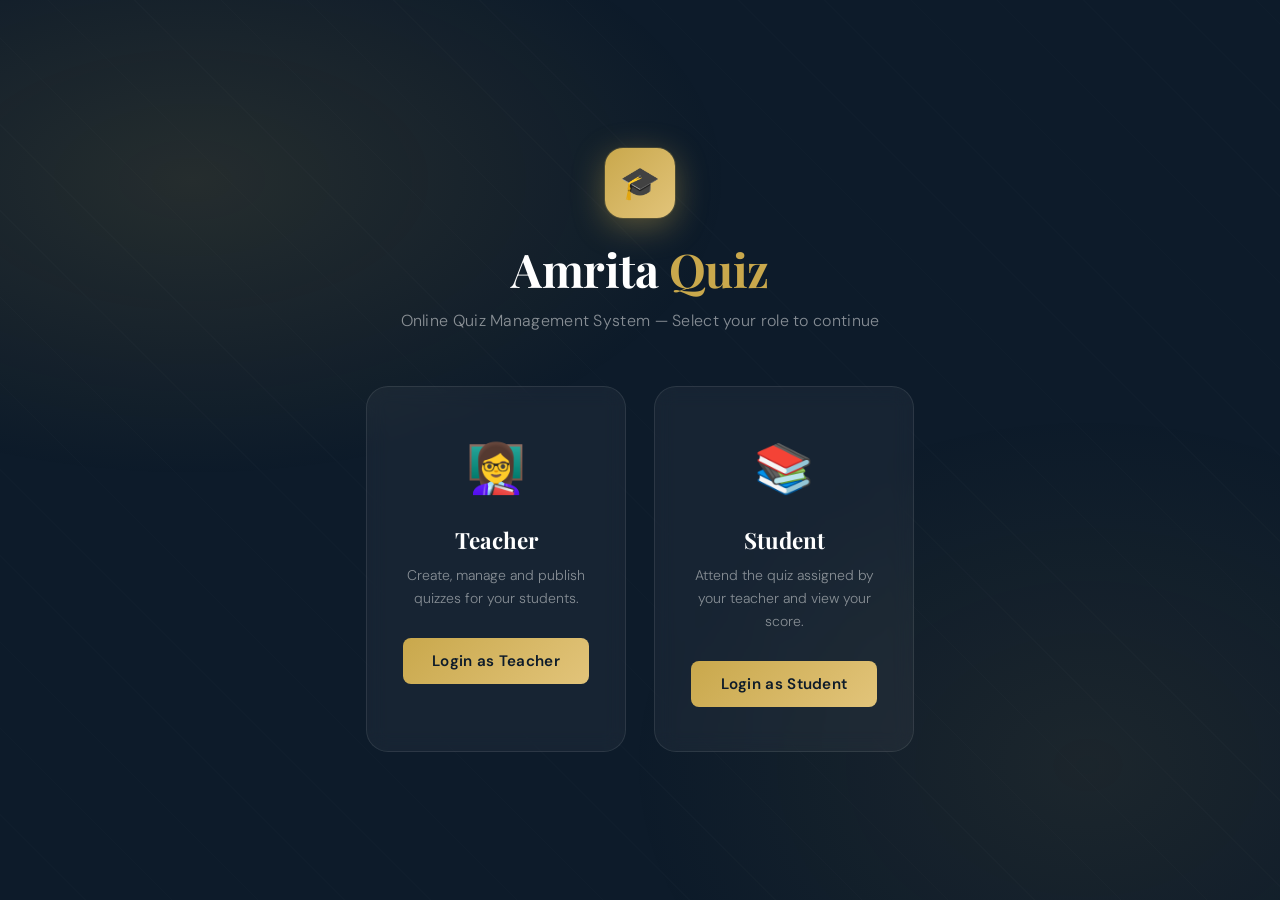
<file: quiz-system/src/main/resources/static/index.html>
<!DOCTYPE html>
<html lang="en">
<head>
    <meta charset="UTF-8">
    <meta name="viewport" content="width=device-width, initial-scale=1.0">
    <title>Amrita Quiz — Welcome</title>
    <link rel="stylesheet" href="css/codestyle.css">
</head>
<body>

<div class="role-container">

    <!-- Brand Header -->
    <div class="role-brand">
        <div class="brand-logo">🎓</div>
        <h1>Amrita <span>Quiz</span></h1>
        <p>Online Quiz Management System &mdash; Select your role to continue</p>
    </div>

    <!-- Role Cards -->
    <div class="role-cards">

        <!-- Teacher Card -->
        <div class="role-card teacher" onclick="goTo('TeacherLogin.html')">
            <span class="role-icon">👩‍🏫</span>
            <h2>Teacher</h2>
            <p>Create, manage and publish quizzes for your students.</p>
            <button class="role-btn" type="button">Login as Teacher</button>
        </div>

        <!-- Student Card -->
        <div class="role-card student" onclick="goTo('StudentLogin.html')">
            <span class="role-icon">📚</span>
            <h2>Student</h2>
            <p>Attend the quiz assigned by your teacher and view your score.</p>
            <button class="role-btn" type="button">Login as Student</button>
        </div>

    </div>

</div>

<script src="js/app.js"></script>
</body>
</html>
</file>
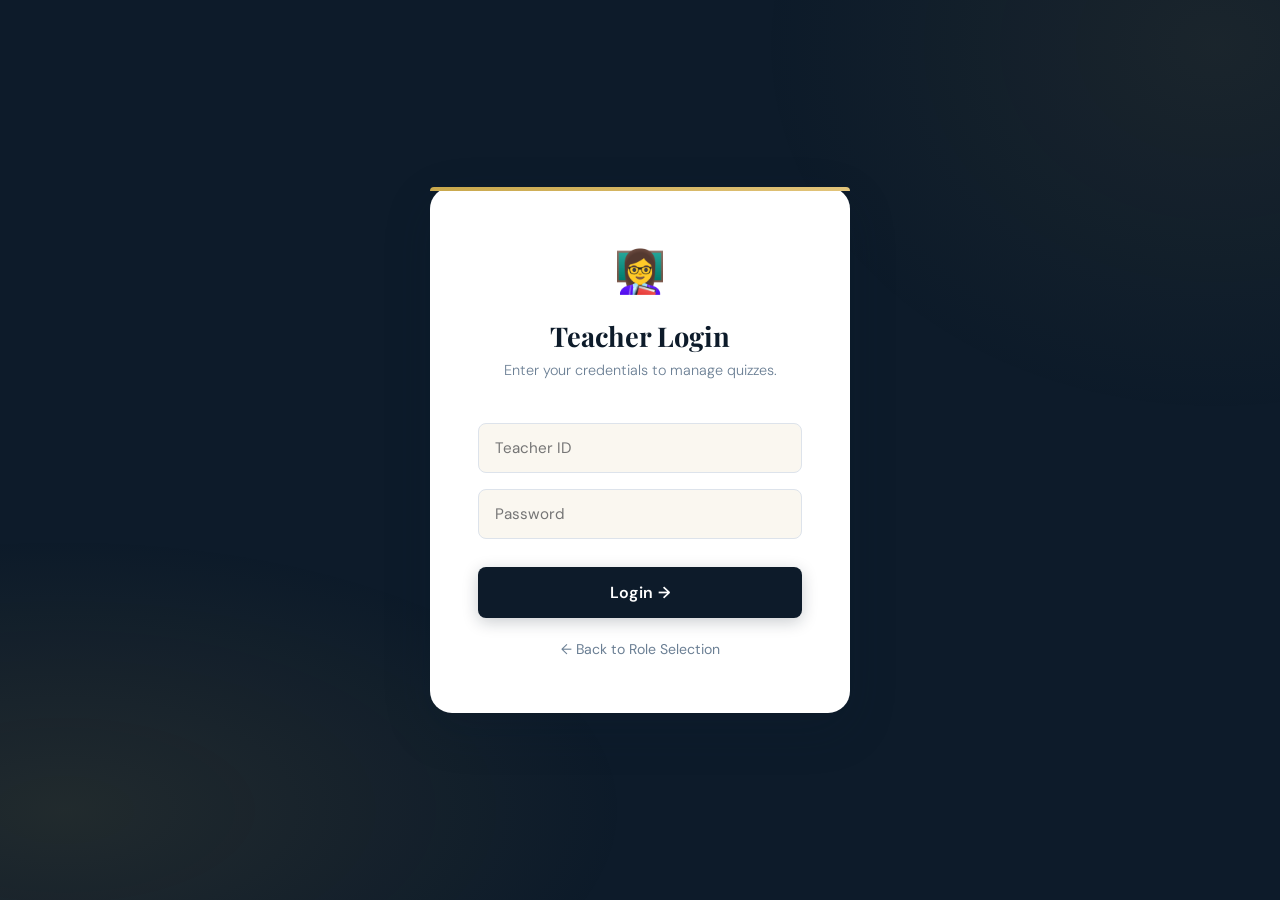
<file: quiz-system/src/main/resources/static/TeacherLogin.html>
<!DOCTYPE html>
<html lang="en">
<head>
    <meta charset="UTF-8">
    <meta name="viewport" content="width=device-width, initial-scale=1.0">
    <title>Teacher Login — Amrita Quiz</title>
    <link rel="stylesheet" href="css/codestyle.css">
</head>
<body>

<div class="auth-container teacher-bg">
    <div class="auth-box teacher-box">
        <span class="auth-icon">👩‍🏫</span>
        <h2>Teacher Login</h2>
        <p class="subtitle">Enter your credentials to manage quizzes.</p>

        <form id="teacher-login-form" onsubmit="teacherLogin(event)">
            <input type="text"
                   id="teacher-id"
                   placeholder="Teacher ID"
                   autocomplete="off"
                   required>
            <!-- Added password field to match backend requirements -->
            <input type="password"
                   id="teacher-password"
                   placeholder="Password"
                   required>

            <div class="error-msg" id="login-error" style="display:none;">
                ❌ Invalid Teacher ID or Password.
            </div>

            <button type="submit" class="btn-teacher-login">Login →</button>
        </form>

        <button class="back-link teacher-link"
                type="button"
                onclick="goTo('index.html')">
            ← Back to Role Selection
        </button>
    </div>
</div>

<script src="js/app.js"></script>
</body>
</html>
</file>
<file: quiz-system/src/main/resources/static/css/codestyle.css>
/* ============================================================
   codestyle.css  –  Amrita Quiz System
   Theme: Academic Excellence — Deep Navy + Gold + Warm Cream
   ============================================================ */

@import url('https://fonts.googleapis.com/css2?family=Playfair+Display:wght@600;700&family=DM+Sans:ital,wght@0,300;0,400;0,500;0,600;1,400&display=swap');

/* ─── CSS Variables ─── */
:root {
    --navy:        #0d1b2a;
    --navy-mid:    #1a2e44;
    --navy-light:  #253c56;
    --gold:        #c9a84c;
    --gold-light:  #e2c47a;
    --gold-pale:   #f5e9c8;
    --cream:       #faf7f0;
    --white:       #ffffff;
    --text-dark:   #0d1b2a;
    --text-mid:    #3d5168;
    --text-muted:  #6b7f94;
    --error:       #d63031;
    --error-bg:    #fff0f0;
    --success:     #00897b;
    --warn-bg:     #fffbe6;
    --warn-text:   #7d5c00;
    --border:      #dde3eb;
    --shadow-sm:   0 2px 8px rgba(13,27,42,0.07);
    --shadow-md:   0 6px 24px rgba(13,27,42,0.11);
    --shadow-lg:   0 16px 48px rgba(13,27,42,0.18);
    --radius-sm:   8px;
    --radius-md:   14px;
    --radius-lg:   22px;
    --font-head:   'Playfair Display', Georgia, serif;
    --font-body:   'DM Sans', sans-serif;
}

/* ─── Reset / Base ─── */
*, *::before, *::after { box-sizing: border-box; margin: 0; padding: 0; }

body {
    font-family: var(--font-body);
    background: var(--cream);
    color: var(--text-dark);
    min-height: 100vh;
    line-height: 1.6;
    display: block;
}

h1, h2, h3, h4 { font-family: var(--font-head); line-height: 1.25; }


/* ============================================================
   ROLE SELECTION PAGE  (QuizLogin.html)
   ============================================================ */

.role-container {
    min-height: 100vh;
    display: flex;
    flex-direction: column;
    align-items: center;
    justify-content: center;
    padding: 40px 20px;
    background: var(--navy);
    position: relative;
    overflow: hidden;
}

.role-container::before {
    content: '';
    position: fixed;
    inset: 0;
    background:
        radial-gradient(ellipse 70% 55% at 15% 20%, rgba(201,168,76,0.13) 0%, transparent 60%),
        radial-gradient(ellipse 60% 65% at 85% 85%, rgba(201,168,76,0.08) 0%, transparent 60%),
        repeating-linear-gradient(45deg, transparent, transparent 60px,
            rgba(255,255,255,0.012) 60px, rgba(255,255,255,0.012) 61px);
    pointer-events: none;
}

.role-brand {
    text-align: center;
    margin-bottom: 52px;
    position: relative;
    z-index: 1;
    animation: fadeDown 0.65s ease both;
}

.brand-logo {
    width: 70px;
    height: 70px;
    background: linear-gradient(135deg, var(--gold), var(--gold-light));
    border-radius: 18px;
    display: flex;
    align-items: center;
    justify-content: center;
    font-size: 2rem;
    margin: 0 auto 22px;
    box-shadow: 0 8px 32px rgba(201,168,76,0.4), 0 0 0 1px rgba(201,168,76,0.2);
}

.role-brand h1 {
    font-size: 2.9rem;
    font-weight: 700;
    color: var(--white);
    letter-spacing: -0.5px;
    margin-bottom: 10px;
}

.role-brand h1 span { color: var(--gold); }

.role-brand p {
    font-size: 1rem;
    color: rgba(255,255,255,0.5);
    font-weight: 300;
    letter-spacing: 0.3px;
}

.role-cards {
    display: flex;
    gap: 28px;
    flex-wrap: wrap;
    justify-content: center;
    position: relative;
    z-index: 1;
}

.role-card {
    background: rgba(255,255,255,0.045);
    backdrop-filter: blur(10px);
    border: 1px solid rgba(255,255,255,0.09);
    border-radius: var(--radius-lg);
    padding: 44px 36px;
    width: 260px;
    text-align: center;
    cursor: pointer;
    text-decoration: none;
    color: inherit;
    display: block;
    animation: fadeUp 0.65s ease both;
    transition: transform 0.28s cubic-bezier(.22,.68,0,1.2),
                box-shadow 0.28s ease,
                border-color 0.25s ease,
                background 0.25s ease;
}

.role-card:nth-child(2) { animation-delay: 0.1s; }

.role-card:hover {
    transform: translateY(-8px) scale(1.025);
    background: rgba(255,255,255,0.08);
    border-color: var(--gold);
    box-shadow: 0 24px 60px rgba(0,0,0,0.4), 0 0 0 1px var(--gold);
}

.role-card .role-icon {
    font-size: 3rem;
    margin-bottom: 18px;
    display: block;
}

.role-card h2 {
    font-size: 1.4rem;
    color: var(--white);
    margin-bottom: 10px;
}

.role-card p {
    font-size: 0.875rem;
    color: rgba(255,255,255,0.48);
    margin-bottom: 28px;
    line-height: 1.65;
    font-weight: 300;
}

.role-card .role-btn {
    display: block;
    width: 100%;
    padding: 13px 0;
    border-radius: var(--radius-sm);
    font-size: 0.95rem;
    font-weight: 600;
    font-family: var(--font-body);
    color: var(--navy);
    border: none;
    cursor: pointer;
    background: linear-gradient(135deg, var(--gold), var(--gold-light));
    letter-spacing: 0.3px;
    transition: opacity 0.2s, transform 0.15s;
    margin-top: 0;
    width: 100%;
}

.role-card .role-btn:hover { opacity: 0.88; transform: scale(0.98); }


/* ============================================================
   AUTH PAGES  (TeacherLogin.html & StudentLogin.html)
   ============================================================ */

.auth-container {
    min-height: 100vh;
    display: flex;
    justify-content: center;
    align-items: center;
    font-family: var(--font-body);
    padding: 20px;
    position: relative;
    overflow: hidden;
}

.auth-container.teacher-bg,
.auth-container.student-bg {
    background: var(--navy);
}

.auth-container::before {
    content: '';
    position: fixed;
    inset: 0;
    background:
        radial-gradient(ellipse 80% 55% at 5% 90%, rgba(201,168,76,0.11) 0%, transparent 55%),
        radial-gradient(ellipse 65% 75% at 95% 5%, rgba(201,168,76,0.07) 0%, transparent 55%);
    pointer-events: none;
}

.auth-box {
    background: var(--white);
    padding: 52px 48px;
    border-radius: var(--radius-lg);
    width: 100%;
    max-width: 420px;
    text-align: center;
    position: relative;
    z-index: 1;
    box-shadow: var(--shadow-lg);
    animation: fadeUp 0.5s ease both;
}

.auth-box::before {
    content: '';
    position: absolute;
    top: 0; left: 0; right: 0;
    height: 4px;
    border-radius: var(--radius-lg) var(--radius-lg) 0 0;
    background: linear-gradient(90deg, var(--gold), var(--gold-light));
}

.auth-icon { font-size: 2.6rem; margin-bottom: 14px; display: block; }

.auth-box h2 {
    font-size: 1.7rem;
    font-weight: 700;
    color: var(--navy);
    margin-bottom: 6px;
}

.auth-box .subtitle {
    font-size: 0.9rem;
    color: var(--text-muted);
    margin-top: 0;
    margin-bottom: 32px;
    font-weight: 300;
}

.auth-box input {
    width: 100%;
    padding: 14px 16px;
    margin: 8px 0;
    border-radius: var(--radius-sm);
    border: 1.5px solid var(--border);
    font-size: 0.95rem;
    font-family: var(--font-body);
    background: var(--cream);
    color: var(--text-dark);
    transition: border-color 0.2s, background 0.2s, box-shadow 0.2s;
}

.auth-box input:focus {
    outline: none;
    background: var(--white);
    border-color: var(--gold);
    box-shadow: 0 0 0 3px rgba(201,168,76,0.15);
}

.btn-teacher-login,
.btn-student-login {
    width: 100%;
    padding: 15px;
    margin-top: 20px;
    background: var(--navy);
    color: var(--white);
    border: none;
    border-radius: var(--radius-sm);
    font-size: 1rem;
    font-weight: 600;
    font-family: var(--font-body);
    cursor: pointer;
    letter-spacing: 0.4px;
    transition: background 0.22s, transform 0.15s, box-shadow 0.2s, color 0.22s;
    box-shadow: 0 4px 16px rgba(13,27,42,0.22);
}

.btn-teacher-login:hover,
.btn-student-login:hover {
    background: var(--gold);
    color: var(--navy);
    transform: translateY(-1px);
    box-shadow: 0 8px 24px rgba(201,168,76,0.3);
}

.btn-teacher-login:active,
.btn-student-login:active { transform: translateY(1px); }

.back-link {
    display: inline-block;
    margin-top: 22px;
    background: none;
    border: none;
    font-size: 0.88rem;
    font-family: var(--font-body);
    color: var(--text-muted);
    cursor: pointer;
    transition: color 0.2s;
    text-decoration: none;
    padding: 0;
    width: auto;
}

.back-link:hover,
.teacher-link:hover,
.student-link:hover { color: var(--gold); }

.error-msg {
    background: var(--error-bg);
    color: var(--error);
    border: 1px solid #f5c6c6;
    border-radius: var(--radius-sm);
    padding: 11px 14px;
    font-size: 0.875rem;
    margin-top: 12px;
    display: none;
    text-align: left;
}

.info-msg {
    background: var(--warn-bg);
    color: var(--warn-text);
    border: 1px solid #ffd97a;
    border-radius: var(--radius-sm);
    padding: 11px 14px;
    font-size: 0.875rem;
    margin-top: 12px;
    display: none;
    text-align: left;
}


/* ============================================================
   DASHBOARD HEADER
   ============================================================ */

.dashboard-header {
    background: linear-gradient(135deg, var(--navy) 0%, var(--navy-mid) 100%);
    color: var(--white);
    padding: 15px 28px;
    display: flex;
    align-items: center;
    justify-content: space-between;
    box-shadow: 0 2px 16px rgba(13,27,42,0.28);
    position: sticky;
    top: 0;
    z-index: 100;
    border-bottom: 1px solid rgba(201,168,76,0.25);
}

.dashboard-header h2 {
    font-size: 1.15rem;
    font-weight: 600;
    color: var(--white);
    margin: 0;
}

.header-right { display: flex; align-items: center; gap: 14px; }

.header-user-label { font-size: 0.84rem; color: rgba(255,255,255,0.65); }

.question-count-badge {
    display: inline-flex;
    align-items: center;
    background: linear-gradient(135deg, var(--gold), var(--gold-light));
    color: var(--navy);
    font-size: 0.75rem;
    font-weight: 700;
    padding: 3px 12px;
    border-radius: 20px;
    vertical-align: middle;
    margin-left: 10px;
    letter-spacing: 0.3px;
}

.btn-logout {
    padding: 7px 16px;
    margin: 0;
    width: auto;
    background: transparent;
    color: rgba(255,255,255,0.75);
    border: 1.5px solid rgba(255,255,255,0.28);
    border-radius: var(--radius-sm);
    font-size: 0.84rem;
    font-weight: 500;
    font-family: var(--font-body);
    cursor: pointer;
    transition: background 0.2s, border-color 0.2s, color 0.2s;
}

.btn-logout:hover {
    background: rgba(201,168,76,0.15);
    border-color: var(--gold);
    color: var(--gold-light);
}


/* ============================================================
   QUIZ TITLE INPUT  (Teacher.html)
   ============================================================ */

.quiz-title-section {
    margin-bottom: 28px;
}

.main-title-input {
    width: 100%;
    padding: 16px 20px;
    border-radius: var(--radius-md);
    border: 2px solid var(--border);
    font-size: 1.15rem;
    font-family: var(--font-head);
    font-weight: 600;
    background: var(--white);
    color: var(--text-dark);
    transition: border-color 0.2s, box-shadow 0.2s;
    box-shadow: var(--shadow-sm);
}

.main-title-input:focus {
    outline: none;
    border-color: var(--gold);
    box-shadow: 0 0 0 3px rgba(201,168,76,0.15);
}

.main-title-input::placeholder { color: var(--text-muted); font-weight: 400; }


/* ============================================================
   SECTION HEADER  (Student.html)
   ============================================================ */

.section-header {
    margin-bottom: 24px;
}

.section-header h3 {
    font-size: 1.4rem;
    color: var(--navy);
    margin-bottom: 6px;
}

.section-header p {
    font-size: 0.9rem;
    color: var(--text-muted);
    font-weight: 300;
}


/* ============================================================
   DASHBOARD CONTAINER & CARDS
   ============================================================ */

.dashboard-container {
    width: 86%;
    max-width: 900px;
    margin: 36px auto 60px;
}

.quiz-card {
    background: var(--white);
    padding: 28px 32px;
    margin-bottom: 20px;
    border-radius: var(--radius-md);
    box-shadow: var(--shadow-sm);
    border: 1px solid var(--border);
    animation: fadeUp 0.35s ease both;
    transition: box-shadow 0.22s, border-color 0.22s;
}

.quiz-card:hover {
    box-shadow: var(--shadow-md);
    border-color: rgba(201,168,76,0.38);
}

.card-header {
    display: flex;
    justify-content: space-between;
    align-items: center;
    margin-bottom: 20px;
    padding-bottom: 14px;
    border-bottom: 2px solid var(--cream);
    position: relative;
}

.card-header::after {
    content: '';
    position: absolute;
    bottom: -2px; left: 0;
    width: 44px; height: 2px;
    background: linear-gradient(90deg, var(--gold), var(--gold-light));
    border-radius: 2px;
}

.card-header h3 {
    font-size: 1.05rem;
    font-weight: 600;
    color: var(--navy);
    margin: 0;
}

.option-label {
    display: block;
    font-size: 0.73rem;
    font-weight: 600;
    color: var(--text-muted);
    margin-top: 14px;
    margin-bottom: 4px;
    text-transform: uppercase;
    letter-spacing: 0.06em;
    font-family: var(--font-body);
}

.correct-ans-label {
    display: block;
    font-size: 0.73rem;
    font-weight: 700;
    color: var(--success);
    margin-top: 16px;
    margin-bottom: 4px;
    text-transform: uppercase;
    letter-spacing: 0.06em;
    font-family: var(--font-body);
}

.question-row { display: flex; justify-content: space-between; gap: 24px; }
.question-left  { flex: 3; }
.question-right { flex: 1; text-align: center; }

.question-right h4 {
    font-size: 0.9rem;
    color: var(--text-mid);
    margin-bottom: 8px;
    font-family: var(--font-head);
}

.quiz-card input[type="text"],
.quiz-card input[type="number"] {
    width: 95%;
    padding: 11px 14px;
    margin: 4px 0;
    border-radius: var(--radius-sm);
    border: 1.5px solid var(--border);
    background: var(--cream);
    font-family: var(--font-body);
    font-size: 0.92rem;
    color: var(--text-dark);
    transition: border-color 0.2s, background 0.2s, box-shadow 0.2s;
}

.quiz-card input[type="text"]:focus,
.quiz-card input[type="number"]:focus {
    outline: none;
    border-color: var(--gold);
    background: var(--white);
    box-shadow: 0 0 0 3px rgba(201,168,76,0.13);
}

.question-right input {
    width: 80%;
    text-align: center;
    font-size: 1.15rem;
    font-weight: 600;
}

.btn-remove {
    width: auto;
    padding: 6px 14px;
    margin: 0;
    background: transparent;
    color: var(--error);
    border: 1.5px solid rgba(214,48,49,0.32);
    border-radius: var(--radius-sm);
    font-size: 0.8rem;
    font-weight: 600;
    font-family: var(--font-body);
    cursor: pointer;
    transition: background 0.2s, border-color 0.2s, color 0.2s, transform 0.15s;
}

.btn-remove:hover { background: var(--error); color: var(--white); border-color: var(--error); }
.btn-remove:active { transform: scale(0.97); }

.form-actions {
    display: flex;
    align-items: center;
    justify-content: space-between;
    gap: 16px;
    margin-top: 12px;
}

.btn-add-question {
    width: auto;
    padding: 12px 26px;
    margin: 0;
    background: transparent;
    color: var(--navy);
    border: 2px solid var(--navy);
    border-radius: var(--radius-sm);
    font-size: 0.95rem;
    font-weight: 600;
    font-family: var(--font-body);
    cursor: pointer;
    letter-spacing: 0.3px;
    transition: background 0.2s, color 0.2s, transform 0.15s;
}

.btn-add-question:hover { background: var(--navy); color: var(--white); transform: translateY(-1px); }
.btn-add-question:active { transform: translateY(1px); }

.btn-submit {
    background: var(--navy);
    color: var(--white);
    border: none;
    border-radius: var(--radius-sm);
    font-family: var(--font-body);
    font-size: 0.98rem;
    font-weight: 600;
    padding: 13px 32px;
    cursor: pointer;
    letter-spacing: 0.4px;
    transition: background 0.22s, transform 0.15s, box-shadow 0.2s, color 0.22s;
    box-shadow: 0 4px 14px rgba(13,27,42,0.18);
    width: auto;
    margin: 0;
}

.btn-submit:hover {
    background: var(--gold);
    color: var(--navy);
    transform: translateY(-1px);
    box-shadow: 0 8px 24px rgba(201,168,76,0.28);
}

.btn-submit:active { transform: translateY(1px); }

form#quiz-form .btn-submit {
    width: 100%;
    padding: 15px;
    margin-top: 14px;
}


/* ============================================================
   STUDENT QUIZ PAGE
   ============================================================ */

.quiz-card h3 {
    font-size: 1.05rem;
    color: var(--navy);
    margin-bottom: 18px;
    padding-bottom: 12px;
    border-bottom: 1px solid var(--border);
    position: relative;
}

.quiz-card h3::before {
    content: '';
    position: absolute;
    bottom: -1px; left: 0;
    width: 36px; height: 2px;
    background: linear-gradient(90deg, var(--gold), var(--gold-light));
}

.option-group {
    display: flex;
    align-items: center;
    gap: 12px;
    margin: 9px 0;
    padding: 12px 16px;
    border-radius: var(--radius-sm);
    border: 1.5px solid var(--border);
    background: var(--cream);
    cursor: pointer;
    transition: border-color 0.2s, background 0.2s, box-shadow 0.2s;
}

.option-group:hover {
    border-color: var(--gold);
    background: var(--gold-pale);
}

.option-group:has(input:checked) {
    border-color: var(--navy);
    background: rgba(13,27,42,0.05);
    box-shadow: 0 0 0 3px rgba(13,27,42,0.07);
}

.option-group input[type="radio"] {
    width: 18px; height: 18px;
    accent-color: var(--navy);
    flex-shrink: 0;
    margin: 0; padding: 0; border: none; box-shadow: none;
    cursor: pointer;
}

.option-group label {
    font-size: 0.94rem;
    color: var(--text-dark);
    cursor: pointer;
    flex: 1;
}

.quiz-card p b { color: var(--gold); }

.marks-badge {
    display: inline-flex;
    align-items: center;
    gap: 5px;
    margin-top: 14px;
    padding: 5px 12px;
    background: var(--gold-pale);
    border: 1px solid rgba(201,168,76,0.4);
    border-radius: 20px;
    font-size: 0.8rem;
    font-weight: 600;
    color: var(--warn-text);
}

#result-panel {
    display: none;
    text-align: center;
    padding: 60px 40px;
    background: linear-gradient(145deg, var(--navy) 0%, var(--navy-mid) 100%);
    border-radius: var(--radius-lg);
    color: var(--white);
    box-shadow: var(--shadow-lg);
    border: 1px solid rgba(201,168,76,0.25);
    animation: fadeUp 0.5s ease both;
}

#result-title {
    font-size: 1.9rem;
    margin-bottom: 12px;
    color: var(--white);
}

#result-detail {
    font-size: 1.05rem;
    color: rgba(255,255,255,0.62);
    font-weight: 300;
    margin-bottom: 36px;
}

.btn-back {
    background: var(--navy-mid);
    color: var(--white) !important;
    border: 1.5px solid rgba(255,255,255,0.28) !important;
    box-shadow: none !important;
    width: auto !important;
    padding: 11px 28px !important;
}

.btn-back:hover {
    background: rgba(201,168,76,0.22) !important;
    border-color: var(--gold) !important;
    color: var(--gold-light) !important;
    transform: none !important;
    box-shadow: none !important;
}

#back-btn {
    background: transparent !important;
    color: var(--text-muted) !important;
    border: 1.5px solid var(--border) !important;
    box-shadow: none !important;
    width: auto !important;
    padding: 10px 22px !important;
    font-size: 0.875rem !important;
}

#back-btn:hover {
    border-color: var(--navy) !important;
    color: var(--navy) !important;
    background: transparent !important;
    transform: none !important;
}

.no-quiz-card { text-align: center; padding: 52px 40px; }
.no-quiz-card h3 { color: var(--error); font-size: 1.4rem; margin-bottom: 12px; }
.no-quiz-card p  { color: var(--text-muted); margin-bottom: 24px; }


/* ============================================================
   ANIMATIONS
   ============================================================ */

@keyframes fadeUp {
    from { opacity: 0; transform: translateY(18px); }
    to   { opacity: 1; transform: translateY(0); }
}

@keyframes fadeDown {
    from { opacity: 0; transform: translateY(-14px); }
    to   { opacity: 1; transform: translateY(0); }
}
</file>
